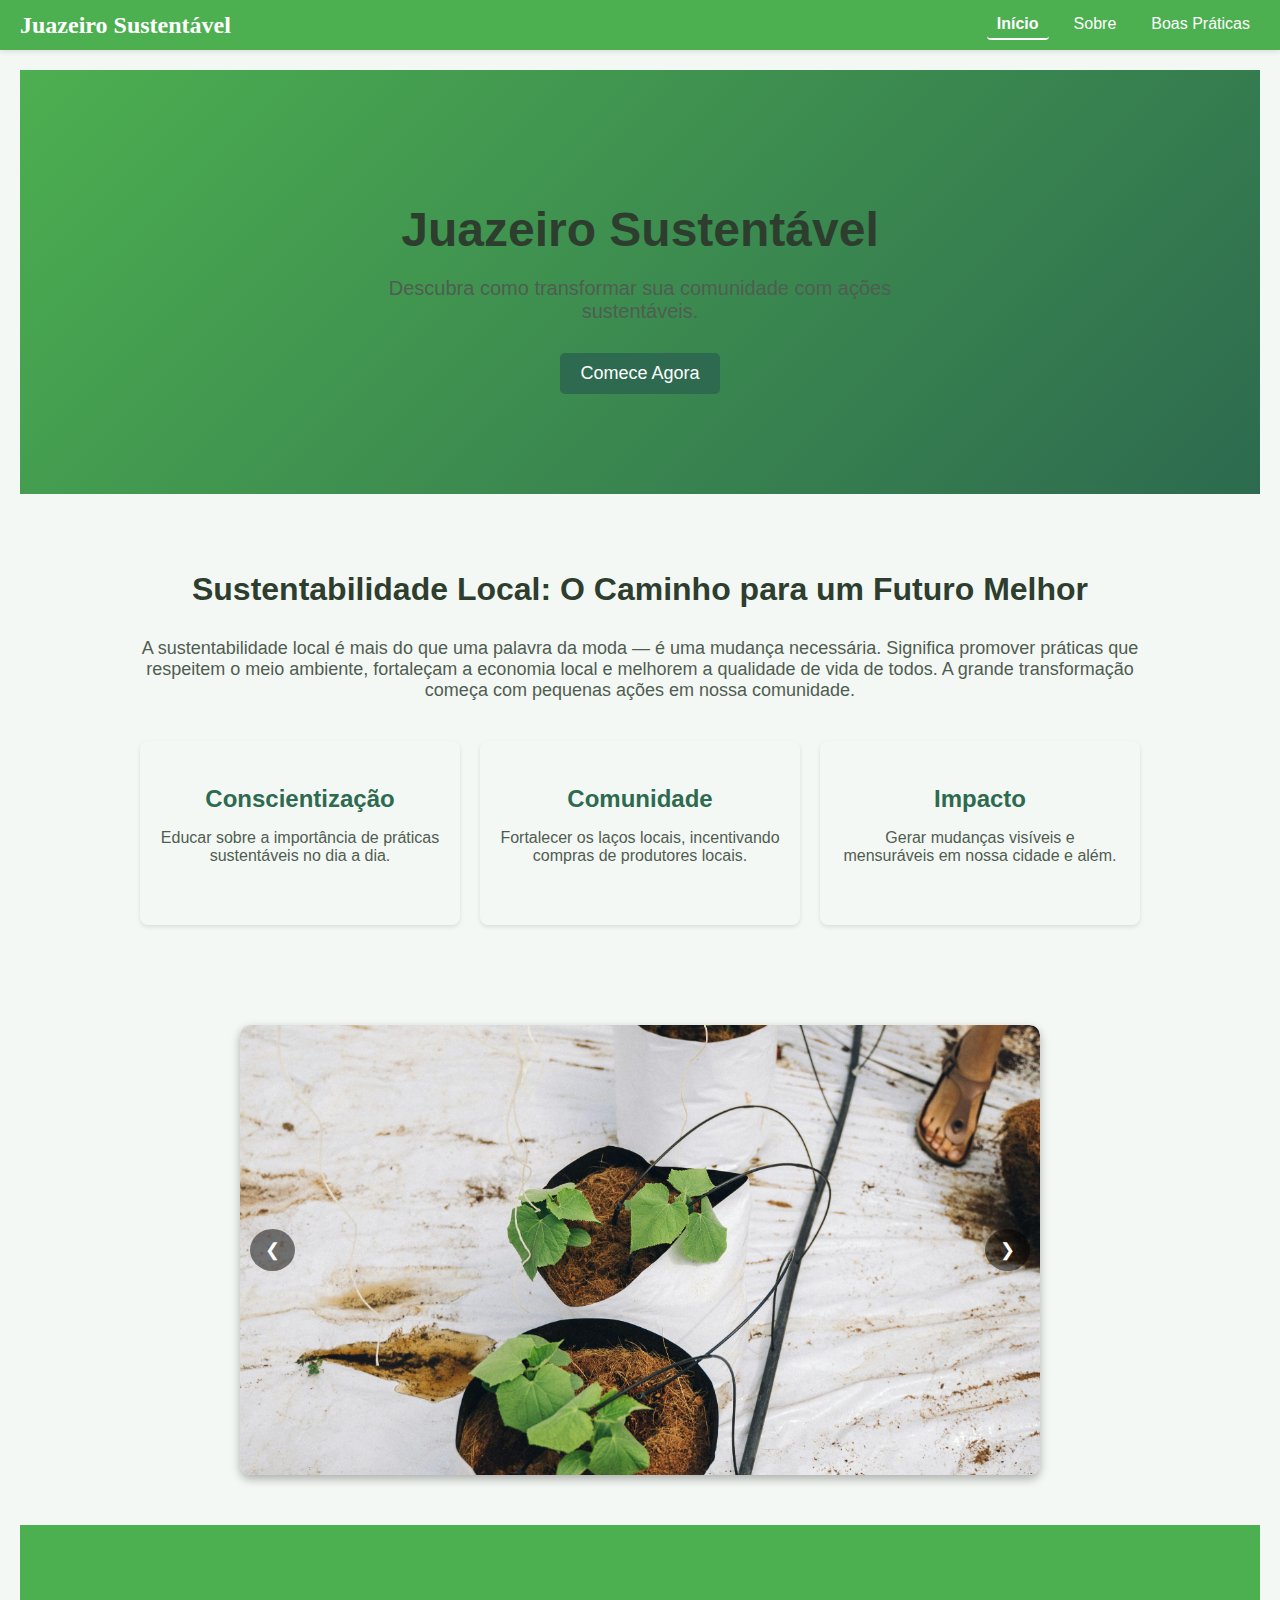
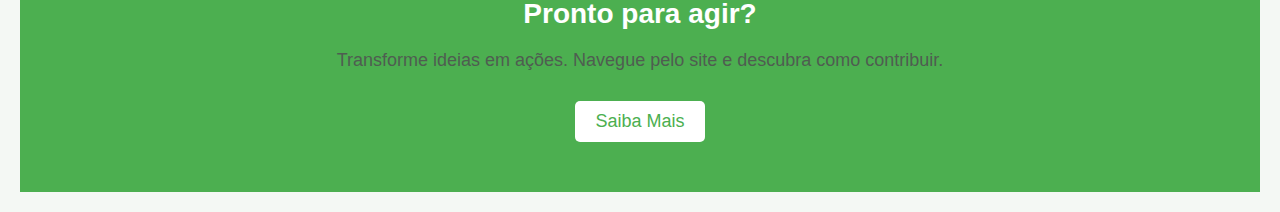
<file: index.html>
<!DOCTYPE html>
<html lang="pt-BR">
<head>
    <meta charset="UTF-8">
    <meta name="viewport" content="width=device-width, initial-scale=1.0">
    <title>Juazeiro Sustentável</title>
    <link rel="stylesheet" href="style.css">
</head>

<body>
    <header>
        <div class="logo">Juazeiro Sustentável</div>
        <nav>
            <a href="#home" class="active">Início</a>
            <a href="sobre.html">Sobre</a>
            <a href="boaspraticas.html">Boas Práticas</a>
        </nav>
    </header>
    <main>
        <!-- Banner de Introdução -->
        <section class="intro-banner">
            <div class="banner-content">
                <h1>Juazeiro Sustentável</h1>
                <p>Descubra como transformar sua comunidade com ações sustentáveis.</p>
                <button class="cta-button" onclick="irParaBoasPraticas()">Comece Agora</button>
            </div>
        </section>

        <!-- Texto Introdutório sobre Sustentabilidade -->
        <section class="intro-sustentabilidade">
            <h2>Sustentabilidade Local: O Caminho para um Futuro Melhor</h2>
            <p>
                A sustentabilidade local é mais do que uma palavra da moda — é uma mudança necessária. 
                Significa promover práticas que respeitem o meio ambiente, fortaleçam a economia local e 
                melhorem a qualidade de vida de todos. A grande transformação começa com pequenas ações em nossa comunidade.
            </p>
            <div class="cards">
                <div class="card" data-animate="fade-in">
                    <h3>Conscientização</h3>
                    <p>Educar sobre a importância de práticas sustentáveis no dia a dia.</p>
                </div>
                <div class="card" data-animate="fade-in">
                    <h3>Comunidade</h3>
                    <p>Fortalecer os laços locais, incentivando compras de produtores locais.</p>
                </div>
                <div class="card" data-animate="fade-in">
                    <h3>Impacto</h3>
                    <p>Gerar mudanças visíveis e mensuráveis em nossa cidade e além.</p>
                </div>
            </div>
        </section>

        <section class="image-slider">
            <div class="slider-container">
                <div class="slide active">
                    <img src="img1.jpg" alt="Imagem 1">
                </div>
                <div class="slide">
                    <img src="img2.jpg" alt="Imagem 2">
                </div>
                <div class="slide">
                    <img src="img3.jpeg" alt="Imagem 3">
                </div>
            </div>
            <button class="prev-button">❮</button>
            <button class="next-button">❯</button>
        </section>

        <!-- Destaque com Animação -->
        <section class="cta-section">
            <h2>Pronto para agir?</h2>
            <p>Transforme ideias em ações. Navegue pelo site e descubra como contribuir.</p>
            <button class="cta-button">Saiba Mais</button>
        </section>
    </main>
    <script src="script.js"></script>
</body>
</html>
</file>
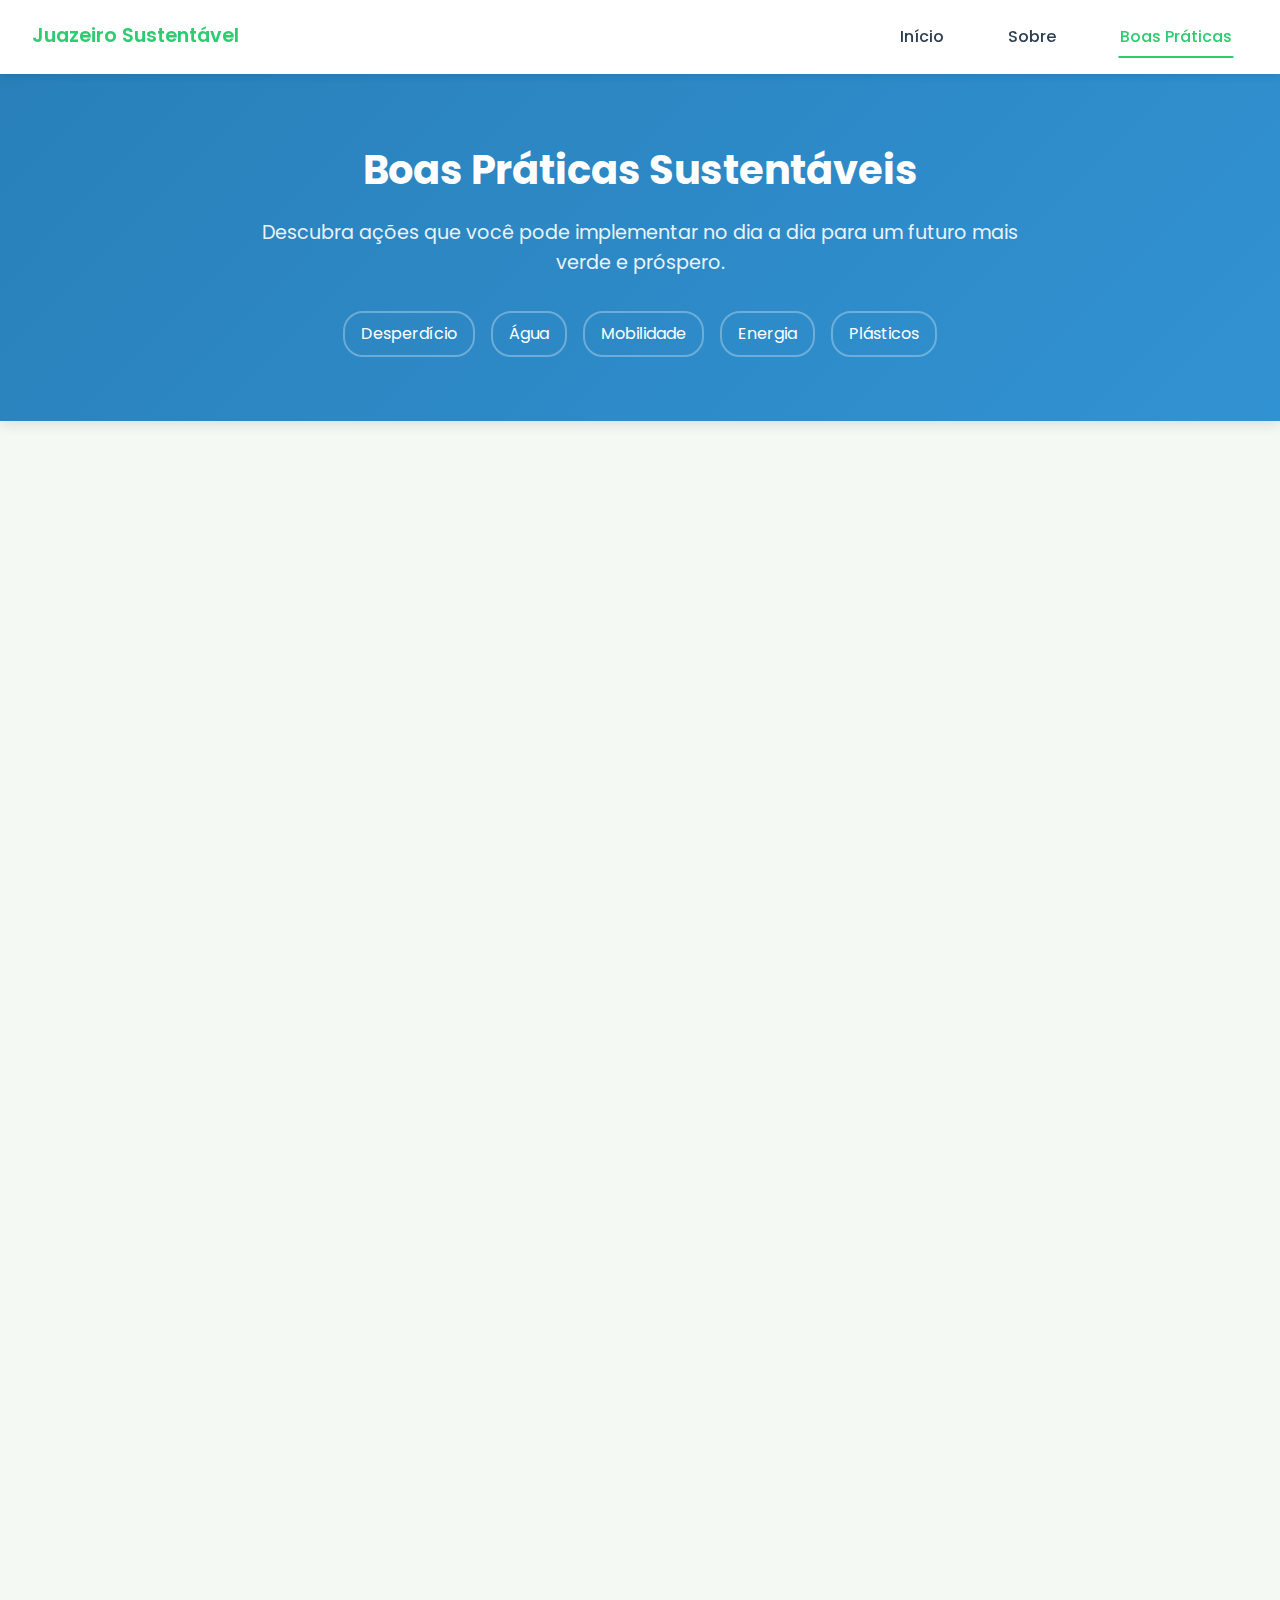
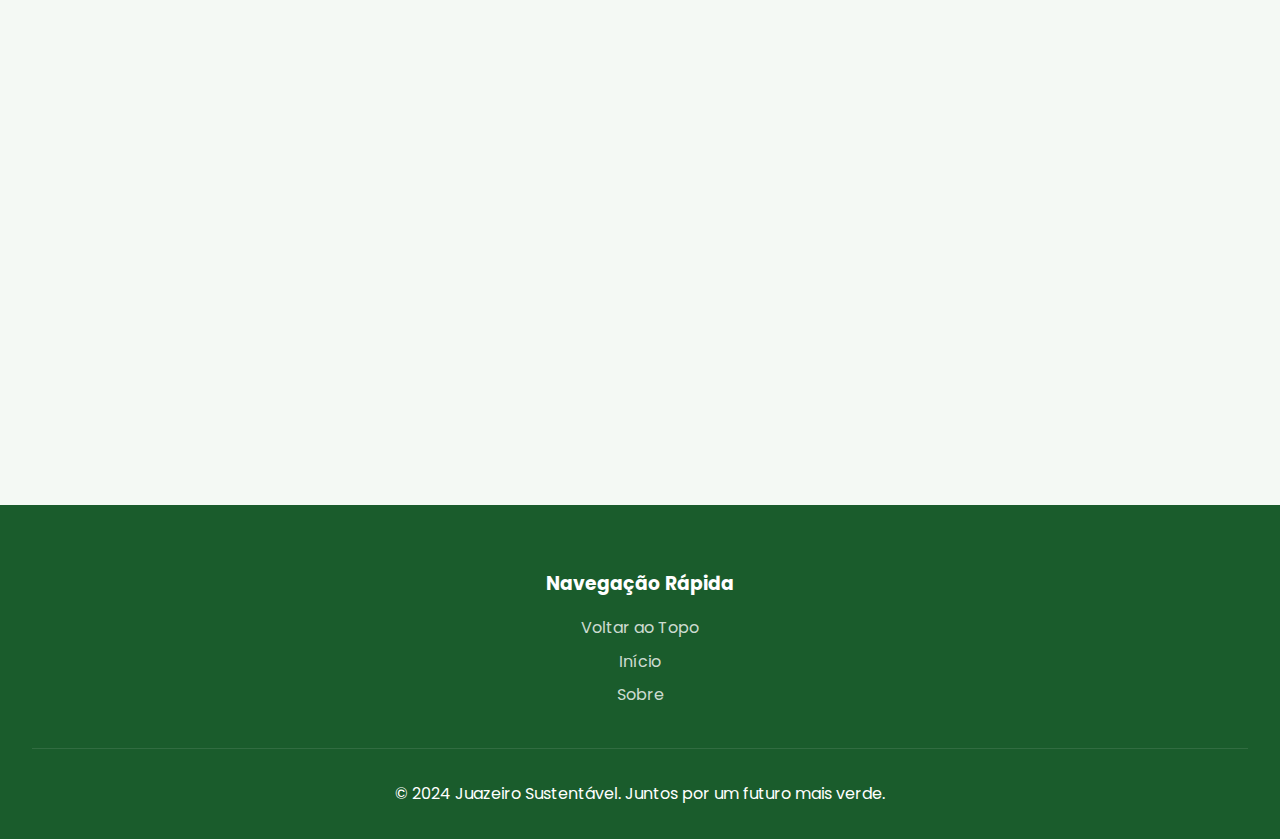
<file: boaspraticas.html>
<!DOCTYPE html>
<html lang="pt-BR">
<head>
    <meta charset="UTF-8">
    <meta name="viewport" content="width=device-width, initial-scale=1.0">
    <title>Juazeiro Sustentável</title>
    <link rel="stylesheet" href="boaspraticas.css">
    <script src="script.js" defer></script>
</head>

<body>
    <!-- Barra de navegação -->
    <nav class="main-nav">
        <div class="nav-logo">
            <span class="logo-text">Juazeiro Sustentável</span>
        </div>
        <div class="nav-links">
            <a href="index.html" class="nav-link">Início</a>
            <a href="sobre.html" class="nav-link">Sobre</a>
            <a href="boaspraticas.html" class="nav-link active">Boas Práticas</a>
        </div>
        <div class="mobile-menu-btn" aria-label="Menu">
            <span></span>
            <span></span>
            <span></span>
        </div>
    </nav>

    <!-- Indicador de Progresso -->
    <div class="progress-bar" id="progressBar"></div>

    <header id="inicio">
        <h1>Boas Práticas Sustentáveis</h1>
        <p>Descubra ações que você pode implementar no dia a dia para um futuro mais verde e próspero.</p>
        <!-- Menu de navegação rápida -->
        <nav class="quick-nav">
            <a href="#desperdicio" class="quick-nav-link">Desperdício</a>
            <a href="#agua" class="quick-nav-link">Água</a>
            <a href="#mobilidade" class="quick-nav-link">Mobilidade</a>
            <a href="#energia" class="quick-nav-link">Energia</a>
            <a href="#plasticos" class="quick-nav-link">Plásticos</a>
        </nav>
    </header>

    <main>
        <!-- Tópico 1 -->
        <section id="desperdicio" class="topic">
            <h2>1. Redução de Desperdício de Alimentos</h2>
            <p>
                No Brasil, cerca de 40% dos alimentos são desperdiçados ao longo da cadeia de produção. Na Bahia, iniciativas como a compostagem podem
                transformar resíduos orgânicos em adubo, reduzindo a quantidade de lixo enviado para aterros. 
                Além disso, consumir alimentos locais e sazonais ajuda a diminuir desperdícios e a apoiar agricultores baianos.
            </p>
            <ul>
                <li><strong>Prática:</strong> Planeje suas compras e armazene alimentos corretamente.</li>
                <li><strong>Estatística:</strong> 65% do lixo doméstico na Bahia é composto por resíduos orgânicos.</li>
            </ul>
        </section>

        <!-- Tópico 2 -->
        <section id="agua" class="topic">
            <h2>2. Economia de Água</h2>
            <p>
                A Bahia, um estado parcialmente afetado pela seca, enfrenta desafios relacionados ao uso eficiente da água. Práticas simples, como 
                o uso de arejadores em torneiras, a captação de água da chuva e o uso consciente em atividades cotidianas, podem fazer uma grande diferença.
            </p>
            <ul>
                <li><strong>Prática:</strong> Reutilize a água da máquina de lavar para limpar pisos.</li>
                <li><strong>Estatística:</strong> 20% da população baiana reside em áreas vulneráveis à escassez hídrica.</li>
            </ul>
        </section>

        <!-- Tópico 3 -->
        <section id="mobilidade" class="topic">
            <h2>3. Mobilidade Sustentável</h2>
            <p>
                Salvador, capital da Bahia, já conta com iniciativas como o metrô e ciclovias para incentivar o transporte sustentável. Andar de bicicleta,
                utilizar transporte público ou organizar caronas são formas de reduzir emissões de carbono e tráfego urbano.
            </p>
            <ul>
                <li><strong>Prática:</strong> Use transporte coletivo ou bicicletas para deslocamentos curtos.</li>
                <li><strong>Estatística:</strong> O setor de transportes é responsável por 25% das emissões de CO2 na Bahia.</li>
            </ul>
        </section>

        <!-- Tópico 4 -->
        <section id="energia" class="topic">
            <h2>4. Consumo Consciente de Energia</h2>
            <p>
                A Bahia é líder em energia renovável no Brasil, com grande potencial em energia solar e eólica. Adotar lâmpadas LED, desligar aparelhos
                quando não estão em uso e investir em painéis solares são formas de aproveitar esse recurso de maneira sustentável.
            </p>
            <ul>
                <li><strong>Prática:</strong> Utilize aparelhos com certificação de eficiência energética.</li>
                <li><strong>Estatística:</strong> A energia eólica já representa 53% da matriz energética baiana.</li>
            </ul>
        </section>

        <!-- Tópico 5 -->
        <section id="plasticos" class="topic">
            <h2>5. Redução de Plásticos</h2>
            <p>
                O uso de plásticos descartáveis continua sendo um desafio no estado. Na Bahia, menos de 5% dos resíduos plásticos são reciclados.
                Evitar o uso de sacolas plásticas, preferir garrafas reutilizáveis e separar o lixo para a reciclagem são atitudes simples, mas impactantes.
            </p>
            <ul>
                <li><strong>Prática:</strong> Adote ecobags e evite utensílios descartáveis.</li>
                <li><strong>Estatística:</strong> Em Salvador, são produzidas 4.500 toneladas de lixo diariamente, sendo grande parte plásticos.</li>
            </ul>
        </section>
    </main>

    <footer>
        <div class="footer-content">
            <div class="footer-section">
                <h3>Navegação Rápida</h3>
                <a href="#inicio">Voltar ao Topo</a>
                <a href="index.html">Início</a>
                <a href="sobre.html">Sobre</a>
            </div>
        </div>
        <p class="copyright">© 2024 Juazeiro Sustentável. Juntos por um futuro mais verde.</p>
    </footer>

    <!-- Botão Voltar ao Topo -->
    <button id="backToTop" aria-label="Voltar ao topo">↑</button>
</body>
</html>
</file>
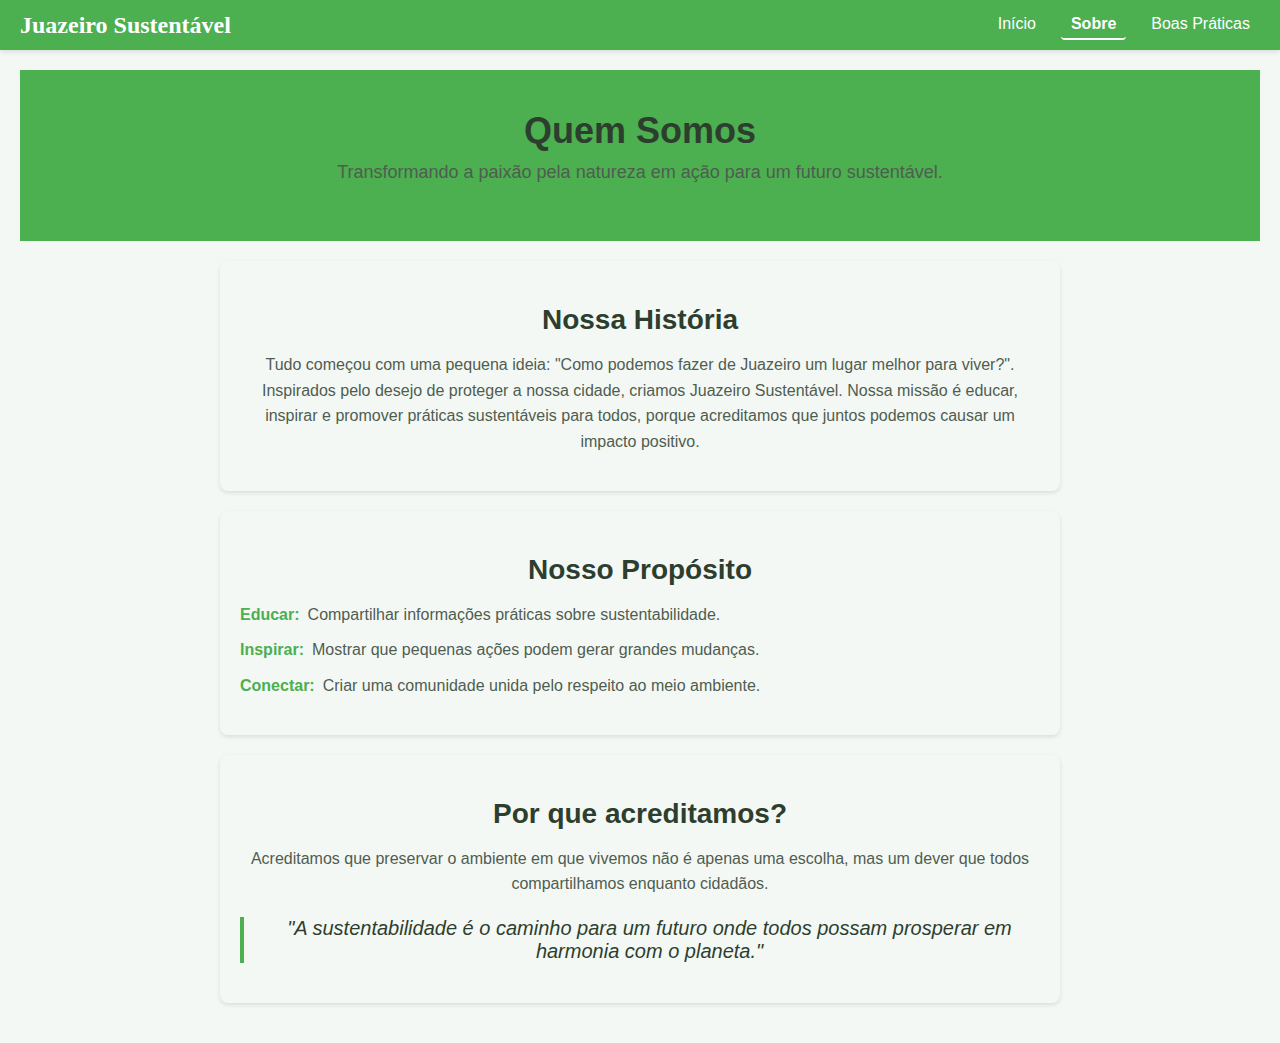
<file: sobre.html>
<!DOCTYPE html>
<html lang="pt-BR">
<head>
    <meta charset="UTF-8">
    <meta name="viewport" content="width=device-width, initial-scale=1.0">
    <title>Sobre -Juazeiro Sustentável</title>
    <link rel="stylesheet" href="style.css">
    
</head>

<body>
    <header>
        <div class="logo">Juazeiro Sustentável</div>
        <nav>
            <a href="index.html">Início</a>
            <a href="sobre.html" class="active">Sobre</a>
            <a href="boaspraticas.html">Boas Práticas</a>
        </nav>
    </header>
    <main>
        <section class="sobre-banner">
            <h1>Quem Somos</h1>
            <p>Transformando a paixão pela natureza em ação para um futuro sustentável.</p>
        </section>
        <section class="sobre-historia">
            <h2>Nossa História</h2>
            <p>
                Tudo começou com uma pequena ideia: "Como podemos fazer de Juazeiro um lugar melhor para viver?".
                Inspirados pelo desejo de proteger a nossa cidade, criamos Juazeiro Sustentável.
                Nossa missão é educar, inspirar e promover práticas sustentáveis para todos, porque acreditamos 
                que juntos podemos causar um impacto positivo.
            </p>
        </section>
        <section class="sobre-missao">
            <h2>Nosso Propósito</h2>
            <ul>
                <li><strong>Educar:</strong> Compartilhar informações práticas sobre sustentabilidade.</li>
                <li><strong>Inspirar:</strong> Mostrar que pequenas ações podem gerar grandes mudanças.</li>
                <li><strong>Conectar:</strong> Criar uma comunidade unida pelo respeito ao meio ambiente.</li>
            </ul>
        </section>
        <section class="sobre-visao">
            <h2>Por que acreditamos?</h2>
            <p>
                Acreditamos que preservar o ambiente em que vivemos não é apenas uma escolha, mas um dever que todos compartilhamos enquanto cidadãos.
            </p>
            <blockquote>
                "A sustentabilidade é o caminho para um futuro onde todos possam prosperar em harmonia com o planeta."
            </blockquote>
        </section>
    </main>
    <footer></footer>
    <script src="script.js"></script></main>
</body>
</html>
</file>
<file: boaspraticas.css>
/* Importando fonte moderna do Google Fonts */
@import url('https://fonts.googleapis.com/css2?family=Poppins:wght@300;400;600&display=swap');

/* Variáveis de cores inspiradas na natureza */
:root {
    --color-primary: #2ecc71;
    --color-secondary: #27ae60;
    --color-background: #f4f9f4;
    --color-text: #2c3e50;
    --color-accent: #3498db;
    --color-footer: #1a5c2c;
}

/* Reset e estilos base */
* {
    margin: 0;
    padding: 0;
    box-sizing: border-box;
}

body {
    font-family: 'Poppins', sans-serif;
    line-height: 1.6;
    background-color: var(--color-background);
    color: var(--color-text);
    overflow-x: hidden;
}

/* Header com animação de gradiente */
header {
    background: linear-gradient(-45deg, #2ecc71, #27ae60, #3498db, #2980b9);
    background-size: 400% 400%;
    animation: gradient 15s ease infinite;
    color: white;
    padding: 4rem 2rem;
    text-align: center;
    box-shadow: 0 4px 12px rgba(0, 0, 0, 0.1);
}

@keyframes gradient {
    0% { background-position: 0% 50%; }
    50% { background-position: 100% 50%; }
    100% { background-position: 0% 50%; }
}

header h1 {
    font-size: 2.5rem;
    margin-bottom: 1rem;
    animation: fadeInDown 1s ease;
}

header p {
    font-size: 1.2rem;
    opacity: 0.9;
    max-width: 800px;
    margin: 0 auto;
    animation: fadeInUp 1s ease;
}

/* Main content */
main {
    max-width: 1200px;
    margin: 2rem auto;
    padding: 0 2rem;
}

/* Tópicos */
.topic {
    background: white;
    border-radius: 15px;
    padding: 2rem;
    margin: 2rem 0;
    box-shadow: 0 4px 6px rgba(0, 0, 0, 0.05);
    transform: translateY(20px);
    opacity: 0;
    animation: slideIn 0.5s ease forwards;
    transition: transform 0.3s ease, box-shadow 0.3s ease;
}

.topic:hover {
    transform: translateY(-5px);
    box-shadow: 0 8px 15px rgba(0, 0, 0, 0.1);
}

.topic h2 {
    color: var(--color-primary);
    margin-bottom: 1rem;
    display: flex;
    align-items: center;
}

.topic h2::before {
    content: '';
    display: inline-block;
    width: 30px;
    height: 2px;
    background-color: var(--color-primary);
    margin-right: 1rem;
    transition: width 0.3s ease;
}

.topic:hover h2::before {
    width: 50px;
}

/* Listas */
ul {
    list-style: none;
    margin-top: 1.5rem;
}

li {
    margin: 1rem 0;
    padding-left: 1.5rem;
    position: relative;
}

li::before {
    content: '🌱';
    position: absolute;
    left: 0;
    animation: bounce 2s infinite;
}

/* Footer */
footer {
    background-color: var(--color-footer);
    color: white;
    text-align: center;
    padding: 2rem;
    margin-top: 4rem;
}

/* Animações */
@keyframes fadeInDown {
    from {
        opacity: 0;
        transform: translateY(-20px);
    }
    to {
        opacity: 1;
        transform: translateY(0);
    }
}

@keyframes fadeInUp {
    from {
        opacity: 0;
        transform: translateY(20px);
    }
    to {
        opacity: 1;
        transform: translateY(0);
    }
}

@keyframes slideIn {
    to {
        transform: translateY(0);
        opacity: 1;
    }
}

@keyframes bounce {
    0%, 100% {
        transform: translateY(0);
    }
    50% {
        transform: translateY(-3px);
    }
}

/* Responsividade */
@media (max-width: 768px) {
    header {
        padding: 2rem 1rem;
    }
    
    header h1 {
        font-size: 2rem;
    }
    
    .topic {
        padding: 1.5rem;
    }
}

/* Efeito de destaque para estatísticas */
.topic li strong {
    color: var(--color-accent);
    position: relative;
    padding-bottom: 2px;
}

.topic li strong::after {
    content: '';
    position: absolute;
    bottom: 0;
    left: 0;
    width: 0;
    height: 2px;
    background-color: var(--color-accent);
    transition: width 0.3s ease;
}

.topic li:hover strong::after {
    width: 100%;
}

/* Mantendo os estilos anteriores e adicionando os novos... */

/* Estilos da Navegação */
.main-nav {
    background-color: white;
    padding: 1rem 2rem;
    position: sticky;
    top: 0;
    z-index: 1000;
    box-shadow: 0 2px 8px rgba(0,0,0,0.1);
    display: flex;
    justify-content: space-between;
    align-items: center;
}

.nav-logo {
    display: flex;
    align-items: center;
    gap: 1rem;
}

.logo-img {
    width: 40px;
    height: 40px;
    border-radius: 50%;
}

.logo-text {
    font-weight: 600;
    color: var(--color-primary);
    font-size: 1.2rem;
}

.nav-links {
    display: flex;
    gap: 2rem;
}

.nav-link {
    text-decoration: none;
    color: var(--color-text);
    font-weight: 500;
    padding: 0.5rem 1rem;
    border-radius: 5px;
    transition: all 0.3s ease;
    position: relative;
}

.nav-link::after {
    content: '';
    position: absolute;
    bottom: 0;
    left: 50%;
    transform: translateX(-50%);
    width: 0;
    height: 2px;
    background-color: var(--color-primary);
    transition: width 0.3s ease;
}

.nav-link:hover::after {
    width: 80%;
}

.nav-link.active {
    color: var(--color-primary);
}

.nav-link.active::after {
    width: 80%;
}

.mobile-menu-btn {
    display: none;
    flex-direction: column;
    gap: 6px;
    cursor: pointer;
}

.mobile-menu-btn span {
    width: 30px;
    height: 2px;
    background-color: var(--color-text);
    transition: all 0.3s ease;
}

/* Media Queries para Responsividade */
@media (max-width: 768px) {
    .nav-links {
        display: none;
        position: absolute;
        top: 100%;
        left: 0;
        right: 0;
        background-color: white;
        flex-direction: column;
        padding: 1rem;
        box-shadow: 0 2px 8px rgba(0,0,0,0.1);
    }

    .nav-links.active {
        display: flex;
    }

    .mobile-menu-btn {
        display: flex;
    }

    .logo-text {
        font-size: 1rem;
    }
}

/* Ajuste no header para a nova navegação */
header {
    margin-top: 0;
}

/* Mantendo os estilos anteriores e adicionando... */

/* Barra de Progresso */
.progress-bar {
    position: fixed;
    top: 0;
    left: 0;
    height: 3px;
    background: var(--color-primary);
    width: 0;
    transition: width 0.3s ease;
    z-index: 1001;
}

/* Menu de Navegação Rápida */
.quick-nav {
    display: flex;
    justify-content: center;
    gap: 1rem;
    margin-top: 2rem;
    flex-wrap: wrap;
}

.quick-nav-link {
    color: white;
    text-decoration: none;
    padding: 0.5rem 1rem;
    border: 2px solid rgba(255, 255, 255, 0.3);
    border-radius: 20px;
    transition: all 0.3s ease;
}

.quick-nav-link:hover {
    background: rgba(255, 255, 255, 0.2);
    border-color: white;
}

/* Footer Atualizado */
.footer-content {
    display: grid;
    grid-template-columns: repeat(auto-fit, minmax(250px, 1fr));
    gap: 2rem;
    max-width: 1200px;
    margin: 0 auto;
    padding: 2rem;
}

.footer-section h3 {
    color: #fff;
    margin-bottom: 1rem;
}

.footer-section a {
    display: block;
    color: rgba(255, 255, 255, 0.8);
    text-decoration: none;
    margin-bottom: 0.5rem;
    transition: color 0.3s ease;
}

.footer-section a:hover {
    color: white;
}

.copyright {
    text-align: center;
    padding-top: 2rem;
    border-top: 1px solid rgba(255, 255, 255, 0.1);
}

/* Botão Voltar ao Topo */
#backToTop {
    position: fixed;
    bottom: 2rem;
    right: 2rem;
    width: 40px;
    height: 40px;
    background: var(--color-primary);
    color: white;
    border: none;
    border-radius: 50%;
    cursor: pointer;
    opacity: 0;
    transform: translateY(20px);
    transition: all 0.3s ease;
    box-shadow: 0 2px 5px rgba(0, 0, 0, 0.2);
}

#backToTop.visible {
    opacity: 1;
    transform: translateY(0);
}

#backToTop:hover {
    background: var(--color-secondary);
    transform: translateY(-3px);
}

/* Dark Mode */
.dark-mode {
    --color-background: #1a1a1a;
    --color-text: #e0e0e0;
}

.dark-mode .topic {
    background: #2d2d2d;
    box-shadow: 0 4px 6px rgba(0, 0, 0, 0.2);
}

.dark-mode .main-nav {
    background: #2d2d2d;
    box-shadow: 0 2px 8px rgba(0, 0, 0, 0.2);
}

.dark-mode .nav-link {
    color: #e0e0e0;
}

/* Responsividade para a navegação rápida */
@media (max-width: 768px) {
    .quick-nav {
        flex-direction: column;
        align-items: center;
        padding: 0 1rem;
    }
    
    .quick-nav-link {
        width: 100%;
        text-align: center;
    }
    
    #backToTop {
        bottom: 1rem;
        right: 1rem;
    }
}
</file>
<file: style.css>
/* Reset básico */
body {
    margin: 0;
    font-family: 'Arial', sans-serif;
    background-color: #f4f8f4; /* Fundo com tom natural */
    color: #2d3e2f; /* Texto em verde escuro */
}

header {
    background-color: #4CAF50; /* Verde sustentável */
    color: white;
    padding: 10px 20px;
    display: flex;
    justify-content: space-between;
    align-items: center;
    box-shadow: 0 2px 5px rgba(0, 0, 0, 0.1); /* Sutil sombra */
}

header .logo {
    font-size: 24px;
    font-weight: bold;
    font-family: 'Georgia', serif; /* Estilo elegante */
}

header nav {
    display: flex;
    gap: 15px;
}

header nav a {
    color: white;
    text-decoration: none;
    font-size: 16px;
    padding: 5px 10px;
    border-radius: 4px;
    transition: background-color 0.3s ease;
}

header nav a:hover {
    background-color: #3e8e41; /* Verde escuro no hover */
}

main {
    padding: 20px;
    text-align: center;
}

main h1 {
    font-size: 36px;
    color: #2d3e2f; /* Verde escuro */
}

main p {
    font-size: 18px;
    color: #4f5d51; /* Verde acinzentado */
}

header nav a.active {
    font-weight: bold;
    border-bottom: 2px solid white; /* Linha inferior */
}


/* Seção do Banner */
.sobre-banner {
    background-color: #4CAF50; /* Verde inspirador */
    color: white;
    text-align: center;
    padding: 40px 20px;
    margin-bottom: 20px;
}

.sobre-banner h1 {
    font-size: 36px;
    margin: 0;
}

.sobre-banner p {
    font-size: 18px;
    margin-top: 10px;
}

/* Seções de conteúdo */
.sobre-historia, .sobre-missao, .sobre-visao {
    padding: 20px;
    margin: 20px auto;
    max-width: 800px;
    background-color: #f4f8f4;
    border-radius: 8px;
    box-shadow: 0 2px 4px rgba(0, 0, 0, 0.1);
}

.sobre-historia h2, .sobre-missao h2, .sobre-visao h2 {
    font-size: 28px;
    color: #2d3e2f; /* Verde escuro */
    margin-bottom: 10px;
}

.sobre-historia p, .sobre-missao ul, .sobre-visao p {
    font-size: 16px;
    color: #4f5d51; /* Verde acinzentado */
    line-height: 1.6;
}

/* Lista de Propósitos */
.sobre-missao ul {
    list-style-type: none;
    padding: 0;
}

.sobre-missao li {
    margin: 10px 0;
    display: flex;
    align-items: center;
}

.sobre-missao li strong {
    color: #4CAF50;
    margin-right: 8px;
}

/* Citação */
.sobre-visao blockquote {
    font-size: 20px;
    color: #2d3e2f;
    font-style: italic;
    margin: 20px 0;
    border-left: 4px solid #4CAF50;
    padding-left: 15px;
}

/* Banner de Introdução */
.intro-banner {
    background: linear-gradient(135deg, #4CAF50, #2d6a4f);
    color: white;
    text-align: center;
    padding: 100px 20px;
    position: relative;
}

.intro-banner .banner-content {
    max-width: 600px;
    margin: 0 auto;
    animation: slide-in 1.5s ease-out;
}

.intro-banner h1 {
    font-size: 48px;
    margin-bottom: 20px;
}

.intro-banner p {
    font-size: 20px;
    margin-bottom: 30px;
}

.intro-banner .cta-button {
    background-color: #2d6a4f;
    color: white;
    padding: 10px 20px;
    border: none;
    border-radius: 5px;
    cursor: pointer;
    font-size: 18px;
    transition: background-color 0.3s;
}

.intro-banner .cta-button:hover {
    background-color: #1b4332;
}

/* Texto Introdutório e Cartões */
.intro-sustentabilidade {
    padding: 50px 20px;
    max-width: 1000px;
    margin: 0 auto;
}

.intro-sustentabilidade h2 {
    text-align: center;
    font-size: 32px;
    color: #2d3e2f;
    margin-bottom: 30px;
}

.intro-sustentabilidade p {
    text-align: center;
    font-size: 18px;
    color: #4f5d51;
    margin-bottom: 40px;
}

.cards {
    display: flex;
    justify-content: space-between;
    gap: 20px;
    flex-wrap: wrap;
}

.card {
    background-color: #f4f8f4;
    padding: 20px;
    border-radius: 8px;
    box-shadow: 0 2px 4px rgba(0, 0, 0, 0.1);
    flex: 1;
    min-width: 280px;
    text-align: center;
    opacity: 0;
    transform: translateY(20px);
}

.card h3 {
    font-size: 24px;
    color: #2d6a4f;
    margin-bottom: 10px;
}

.card p {
    font-size: 16px;
    color: #4f5d51;
}

/* Seção de Destaque */
.cta-section {
    background-color: #4CAF50;
    color: white;
    text-align: center;
    padding: 50px 20px;
    margin-top: 40px;
}

.cta-section h2 {
    font-size: 28px;
    margin-bottom: 20px;
}

.cta-section p {
    font-size: 18px;
    margin-bottom: 30px;
}

.cta-section .cta-button {
    background-color: white;
    color: #4CAF50;
    padding: 10px 20px;
    border: none;
    border-radius: 5px;
    cursor: pointer;
    font-size: 18px;
    transition: background-color 0.3s;
}

.cta-section .cta-button:hover {
    background-color: #e0e0e0;
}

/* Animações */
@keyframes slide-in {
    from {
        transform: translateY(-50px);
        opacity: 0;
    }
    to {
        transform: translateY(0);
        opacity: 1;
    }
}

/* Estilização do Slider */
.image-slider {
    position: relative;
    width: 80%;
    max-width: 800px;
    aspect-ratio: 16 / 9; /* Proporção horizontal */
    margin: 50px auto;
    overflow: hidden;
    border-radius: 10px;
    box-shadow: 0 4px 10px rgba(0, 0, 0, 0.3);
    background-color: #f0f0f0;
}

.slider-container {
    position: relative;
    height: 100%;
}

.slide {
    position: absolute;
    top: 0;
    left: 0;
    width: 100%;
    height: 100%;
    opacity: 0;
    z-index: 0;
    transition: opacity 0.6s ease-in-out, transform 0.6s ease-in-out;
    transform: scale(0.8); /* Reduz tamanho das imagens no fundo */
    overflow: hidden;
}

.slide.active {
    opacity: 1;
    z-index: 2;
    transform: scale(1); /* Destaque para a imagem ativa */
}

.slide.previous {
    z-index: 1;
    transform: translateX(-30%) scale(0.9); /* Posição e tamanho da imagem anterior */
}

.slide.next {
    z-index: 1;
    transform: translateX(30%) scale(0.9); /* Posição e tamanho da próxima imagem */
}

.slide img {
    width: 100%;
    height: 100%;
    object-fit: cover; /* Garante que as imagens preencham o contêiner */
    object-position: center; /* Centraliza as imagens */
    border-radius: 10px;
}

/* Botões de Navegação */
.prev-button,
.next-button {
    position: absolute;
    top: 50%;
    transform: translateY(-50%);
    background-color: rgba(0, 0, 0, 0.5);
    color: white;
    border: none;
    padding: 10px 15px;
    border-radius: 50%;
    cursor: pointer;
    z-index: 100;
    font-size: 18px;
}

.prev-button {
    left: 10px;
}

.next-button {
    right: 10px;
}

.prev-button:hover,
.next-button:hover {
    background-color: rgba(0, 0, 0, 0.7);
}





/* BOAS PRATICAS CSS ------------------------------------------------- */
</file>
